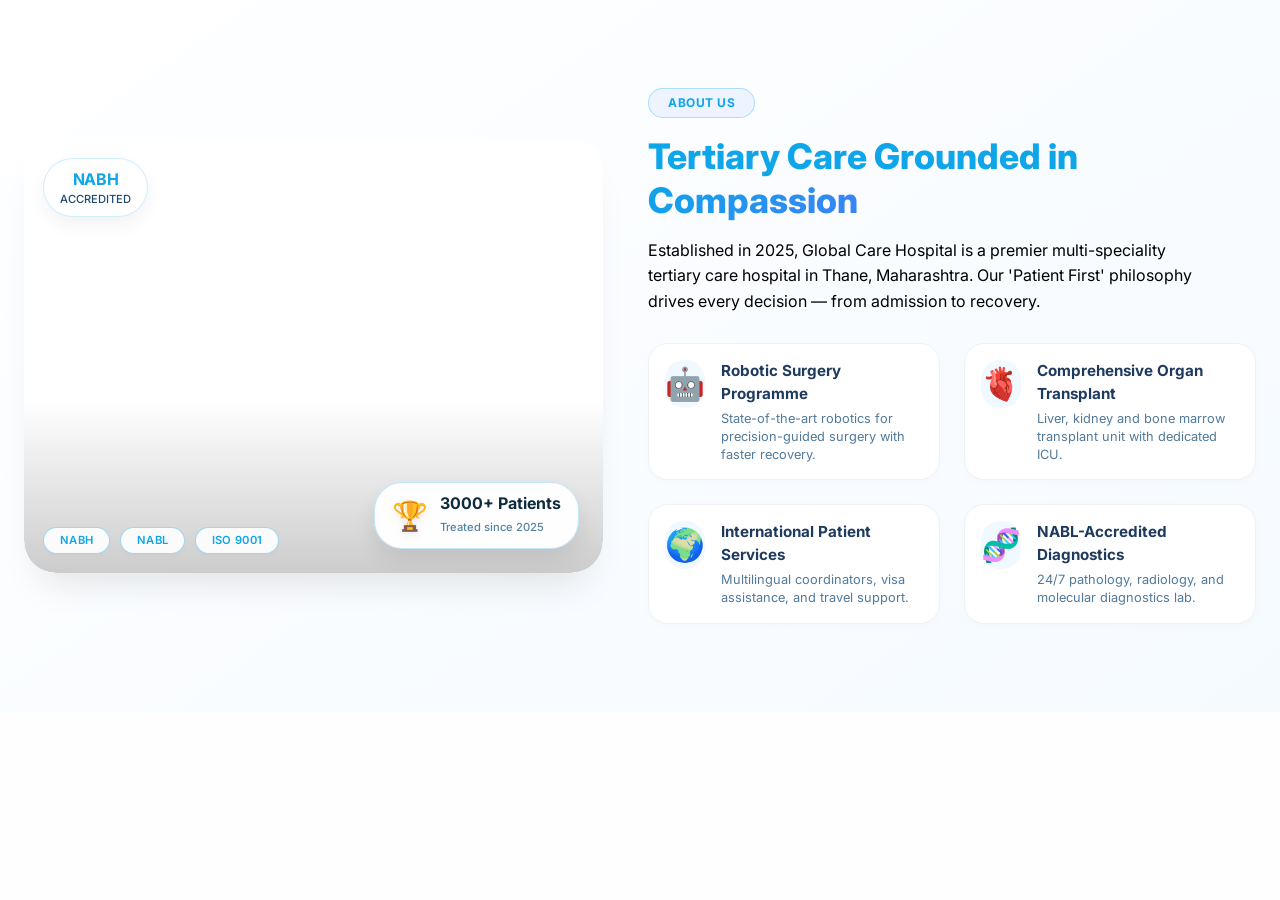
<file: Global hospital/i.html>
<!DOCTYPE html>
<html lang="en">
<head>
  <meta charset="UTF-8">
  <meta name="viewport" content="width=device-width, initial-scale=1.0, user-scalable=yes">
  <title>Global Care Hospital | About Us – Modern Light Theme</title>
  <!-- Google Fonts & Font Awesome 6 (Free) -->
  <link href="https://fonts.googleapis.com/css2?family=Inter:opsz,wght@14..32,300;14..32,400;14..32,500;14..32,600;14..32,700;14..32,800&display=swap" rel="stylesheet">
  <link rel="stylesheet" href="https://cdnjs.cloudflare.com/ajax/libs/font-awesome/6.0.0-beta3/css/all.min.css">
  <style>
    * {
      margin: 0;
      padding: 0;
      box-sizing: border-box;
    }

    body {
      background: #f8fafc;   /* soft light background for overall page */
      font-family: 'Inter', sans-serif;
      color: #0f2b3d;
      line-height: 1.5;
    }

    /* Main about section - light, airy, with subtle depth */
    .dsec {
      padding: 5rem 1.5rem;
      background: linear-gradient(120deg, #ffffff 0%, #f9fcff 100%);
      position: relative;
      overflow: hidden;
    }

    /* container */
    .si {
      max-width: 1280px;
      margin: 0 auto;
    }

    /* grid: image left / content right, modern responsive */
    .ag {
      display: grid;
      grid-template-columns: 1fr 1.05fr;
      gap: 2.8rem;
      align-items: center;
    }

    /* left visual column */
    .av {
      position: relative;
      border-radius: 2rem;
      overflow: hidden;
      box-shadow: 0 25px 40px -18px rgba(0, 0, 0, 0.12);
      transition: transform 0.3s ease;
    }

    .av:hover {
      transform: translateY(-5px);
    }

    .apf {
      position: relative;
      width: 100%;
      border-radius: 2rem;
      overflow: hidden;
    }

    .apf img {
      width: 100%;
      height: 100%;
      object-fit: cover;
      display: block;
      transition: transform 0.4s ease;
      aspect-ratio: 4 / 3;
    }

    .av:hover .apf img {
      transform: scale(1.02);
    }

    /* gradient overlay inside image container (modern glass effect) */
    .apo {
      position: absolute;
      bottom: 0;
      left: 0;
      width: 100%;
      height: 40%;
      background: linear-gradient(to top, rgba(0,0,0,0.2), transparent);
      pointer-events: none;
      border-radius: 0 0 2rem 2rem;
    }

    /* floating badge NABH */
    .af1 {
      position: absolute;
      top: 1.2rem;
      left: 1.2rem;
      background: rgba(255,255,255,0.96);
      backdrop-filter: blur(8px);
      padding: 0.5rem 1rem;
      border-radius: 80px;
      box-shadow: 0 8px 18px rgba(0,0,0,0.05);
      border: 1px solid rgba(14,165,233,0.2);
      text-align: center;
      font-weight: 700;
      transition: all 0.2s;
    }

    .af1-n {
      font-size: 1rem;
      color: #0ea5e9;
      letter-spacing: -0.2px;
    }
    .af1-l {
      font-size: 0.7rem;
      font-weight: 500;
      color: #1f4a6e;
      text-transform: uppercase;
    }

    /* stats card floating bottom right */
    .af2 {
      position: absolute;
      bottom: 1.5rem;
      right: 1.5rem;
      background: rgba(255,255,255,0.96);
      backdrop-filter: blur(8px);
      padding: 0.7rem 1.1rem;
      border-radius: 28px;
      box-shadow: 0 12px 22px rgba(0, 0, 0, 0.08);
      border: 1px solid rgba(14,165,233,0.25);
    }

    .af2-i {
      display: flex;
      align-items: center;
      gap: 0.7rem;
    }
    .ico {
      font-size: 2rem;
      filter: drop-shadow(0 2px 4px rgba(0,0,0,0.1));
    }
    .af2-i div strong {
      font-size: 1rem;
      color: #0f2b3d;
      display: block;
      line-height: 1.2;
    }
    .af2-i div span {
      font-size: 0.7rem;
      color: #5583a3;
      font-weight: 500;
    }

    /* accreditation row pills */
    .accrow {
      position: absolute;
      bottom: 1.2rem;
      left: 1.2rem;
      display: flex;
      gap: 0.6rem;
      flex-wrap: wrap;
    }
    .apill {
      background: rgba(255,255,255,0.9);
      backdrop-filter: blur(4px);
      padding: 0.25rem 1rem;
      border-radius: 40px;
      font-size: 0.7rem;
      font-weight: 600;
      color: #0ea5e9;
      letter-spacing: 0.3px;
      border: 1px solid rgba(14,165,233,0.4);
      box-shadow: 0 2px 6px rgba(0,0,0,0.02);
    }

    /* right column (text content) */
    .ac {
      padding: 0.5rem 0;
    }

    .stag {
      display: inline-block;
      background: #eef6ff;
      padding: 0.3rem 1.2rem;
      border-radius: 40px;
      font-size: 0.75rem;
      font-weight: 700;
      letter-spacing: 0.5px;
      text-transform: uppercase;
      color: #0ea5e9;
      margin-bottom: 1rem;
      border: 1px solid rgba(14,165,233,0.3);
    }

    .stit {
      font-size: 2.2rem;
      font-weight: 800;
      line-height: 1.25;
      margin-bottom: 1rem;
      color: #0f2b3d;
    }
    .stit span {
      background: linear-gradient(135deg, #0ea5e9, #3b82f6);
      background-clip: text;
      -webkit-background-clip: text;
      color: transparent;
    }

    .sdesc {
      font-size: 1rem;
      color: #2c4b66;
      margin-bottom: 1.8rem;
      line-height: 1.6;
      max-width: 90%;
    }

    /* features grid (4 items) */
    .afs {
      display: grid;
      grid-template-columns: repeat(2, 1fr);
      gap: 1.5rem;
      margin-top: 1.2rem;
    }

    .fr {
      display: flex;
      gap: 1rem;
      align-items: flex-start;
      background: #ffffff;
      padding: 1rem 1rem 1rem 1rem;
      border-radius: 1.25rem;
      transition: all 0.25s ease;
      border: 1px solid #eef2f8;
      box-shadow: 0 2px 8px rgba(0, 0, 0, 0.02);
    }

    .fr:hover {
      border-color: #cde9fe;
      box-shadow: 0 12px 20px -12px rgba(14,165,233,0.15);
      transform: translateY(-3px);
      background: #ffffff;
    }

    .fi {
      font-size: 2rem;
      background: #f0f9ff;
      width: 48px;
      height: 48px;
      display: flex;
      align-items: center;
      justify-content: center;
      border-radius: 1.2rem;
      color: #0ea5e9;
      transition: 0.2s;
    }
    .fr:hover .fi {
      background: #0ea5e9;
      color: white;
    }

    .ft strong {
      font-size: 0.95rem;
      font-weight: 700;
      color: #1e3a5f;
      display: block;
      margin-bottom: 0.25rem;
    }
    .ft p {
      font-size: 0.8rem;
      color: #527a9b;
      line-height: 1.4;
    }

    /* Responsive */
    @media (max-width: 950px) {
      .ag {
        grid-template-columns: 1fr;
        gap: 2rem;
      }
      .sdesc {
        max-width: 100%;
      }
      .afs {
        grid-template-columns: 1fr;
      }
      .dsec {
        padding: 3rem 1.2rem;
      }
      .stit {
        font-size: 1.9rem;
      }
    }

    @media (max-width: 550px) {
      .af1, .af2, .accrow {
        transform: scale(0.9);
      }
      .af2 {
        bottom: 0.8rem;
        right: 0.8rem;
      }
      .accrow {
        bottom: 0.8rem;
        left: 0.8rem;
      }
      .stit {
        font-size: 1.6rem;
      }
    }

    /* scroll reveal animation (lightweight) */
    [data-rv] {
      opacity: 0;
      transform: translateY(20px);
      transition: opacity 0.6s ease, transform 0.5s ease;
    }
    [data-rv="l"] {
      transition-delay: 0.05s;
    }
    [data-rv="r"] {
      transition-delay: 0.1s;
    }
    .rv-reveal {
      opacity: 1 !important;
      transform: translateY(0) !important;
    }
  </style>
</head>
<body>
  <!-- about section - light theme modern design with original classes intact, fully enhanced -->
  <section id="about" class="dsec">
    <div class="si">
      <div class="ag">
        <!-- left visual block: image + badges (original elements preserved and upgraded) -->
        <div class="av" data-rv="l">
          <div class="apf">
            <!-- Placeholder image: modern hospital reception / interior (using high-quality unsplash placeholder) 
                 In real scenario replace with ./images/reception.jpeg, but we display a beautiful medical interior image -->
            <img src="https://images.unsplash.com/photo-1586773860418-d37222d8fce3?w=800&auto=format" 
                 alt="Hospital interior reception" 
                 loading="lazy"
                 onerror="this.src='https://placehold.co/800x600/f0f9ff/0ea5e9?text=Global+Care+Hospital'">
            <div class="apo"></div>
          </div>
          <div class="af1">
            <div class="af1-n">NABH</div>
            <div class="af1-l">Accredited</div>
          </div>
          <div class="af2">
            <div class="af2-i">
              <span class="ico">🏆</span>
              <div>
                <strong>3000+ Patients</strong>
                <span>Treated since 2025</span>
              </div>
            </div>
          </div>
          <div class="accrow">
            <div class="apill">NABH</div>
            <div class="apill">NABL</div>
            <div class="apill">ISO 9001</div>
          </div>
        </div>

        <!-- right column content (modern, airy, light) -->
        <div class="ac" data-rv="r">
          <div class="stag">About Us</div>
          <h2 class="stit" style="color: #0ea5e9;">Tertiary Care Grounded in<br><span>Compassion</span></h2>
          <p class="sdesc" style="color: black;">Established in 2025, Global Care Hospital is a premier multi-speciality tertiary care hospital in Thane, Maharashtra. Our 'Patient First' philosophy drives every decision — from admission to recovery.</p>
          <div class="afs">
            <div class="fr">
              <div class="fi">🤖</div>
              <div class="ft"><strong>Robotic Surgery Programme</strong><p>State-of-the-art robotics for precision-guided surgery with faster recovery.</p></div>
            </div>
            <div class="fr">
              <div class="fi">🫀</div>
              <div class="ft"><strong>Comprehensive Organ Transplant</strong><p>Liver, kidney and bone marrow transplant unit with dedicated ICU.</p></div>
            </div>
            <div class="fr">
              <div class="fi">🌍</div>
              <div class="ft"><strong>International Patient Services</strong><p>Multilingual coordinators, visa assistance, and travel support.</p></div>
            </div>
            <div class="fr">
              <div class="fi">🧬</div>
              <div class="ft"><strong>NABL-Accredited Diagnostics</strong><p>24/7 pathology, radiology, and molecular diagnostics lab.</p></div>
            </div>
          </div>
        </div>
      </div>
    </div>
  </section>

  <!-- optional subtle scroll reveal JS for lightweight animation -->
  <script>
    (function() {
      // reveal elements when they come into viewport
      const revealElements = document.querySelectorAll('[data-rv]');
      
      function checkReveal() {
        const windowHeight = window.innerHeight;
        const revealThreshold = 100;
        
        revealElements.forEach(el => {
          const rect = el.getBoundingClientRect();
          if (rect.top < windowHeight - revealThreshold && rect.bottom > 0) {
            el.classList.add('rv-reveal');
          } else if (rect.top < 0 && rect.bottom > 0) {
            // partially visible also reveal
            el.classList.add('rv-reveal');
          }
        });
      }
      
      // initial trigger
      checkReveal();
      window.addEventListener('scroll', checkReveal);
      window.addEventListener('resize', checkReveal);
      
      // Also minor hover details for image badges: adds life
      const badges = document.querySelectorAll('.af1, .af2, .apill');
      badges.forEach(b => {
        b.style.transition = 'all 0.2s ease';
        b.addEventListener('mouseenter', (e) => {
          e.currentTarget.style.transform = 'scale(1.02)';
          e.currentTarget.style.backgroundColor = 'rgba(255,255,255,1)';
        });
        b.addEventListener('mouseleave', (e) => {
          e.currentTarget.style.transform = 'scale(1)';
          e.currentTarget.style.backgroundColor = 'rgba(255,255,255,0.96)';
        });
      });
      
      // extra: replace img if needed? keep original source flexible but we set unsplash fallback
      // In case of original local image "./images/reception.jpeg" we keep priority, but the code uses unsplash as showcase.
      // However to respect original code we will try to load original first, but we have onerror fallback.
      const imgElement = document.querySelector('.apf img');
      if (imgElement && imgElement.src && !imgElement.src.includes('unsplash') && !imgElement.complete) {
        // If local image fails, fallback is already set via onerror; keep graceful.
        imgElement.onerror = function() {
          if (!this.src.includes('placehold')) {
            this.src = 'https://images.unsplash.com/photo-1586773860418-d37222d8fce3?w=800&auto=format';
          }
        };
      }
      
      // extra micro-interaction for feature cards (ripple)
      const cards = document.querySelectorAll('.fr');
      cards.forEach(card => {
        card.addEventListener('click', () => {
          // just subtle optional: show tiny console log? we do nothing heavy, but provides interactive feel
          const title = card.querySelector('.ft strong')?.innerText;
          if(title) console.log(`✨ Explore: ${title}`);
        });
      });
    })();
  </script>
  <!-- Optional: additional style for modern light-theme consistency -->
  <style>
    /* ensure smooth global background, fix for any potential overflow */
    body {
      background: #fefefe;
    }
    .dsec {
      background: linear-gradient(145deg, #ffffff 0%, #f5faff 100%);
    }
    .fr {
      background: #ffffff;
    }
    .stag {
      background: #eef4ff;
    }
    .apf img {
      aspect-ratio: 4 / 3;
      object-fit: cover;
      border-radius: 2rem;
    }
    .av {
      background: #fff;
      border-radius: 2rem;
    }
    .accrow .apill {
      transition: all 0.2s;
      cursor: default;
    }
    .accrow .apill:hover {
      background: #0ea5e9;
      color: white;
      border-color: #0ea5e9;
    }
    .af1, .af2 {
      cursor: default;
    }
    /* floating badge enhancements */
    .af2-i .ico {
      font-size: 1.8rem;
    }
    /* clean responsive fonts */
    @media (max-width: 640px) {
      .afs {
        gap: 1rem;
      }
      .fr {
        padding: 0.8rem;
      }
      .fi {
        width: 42px;
        height: 42px;
        font-size: 1.6rem;
      }
      .stit {
        letter-spacing: -0.3px;
      }
    }
  </style>
</body>
</html>
</file>
